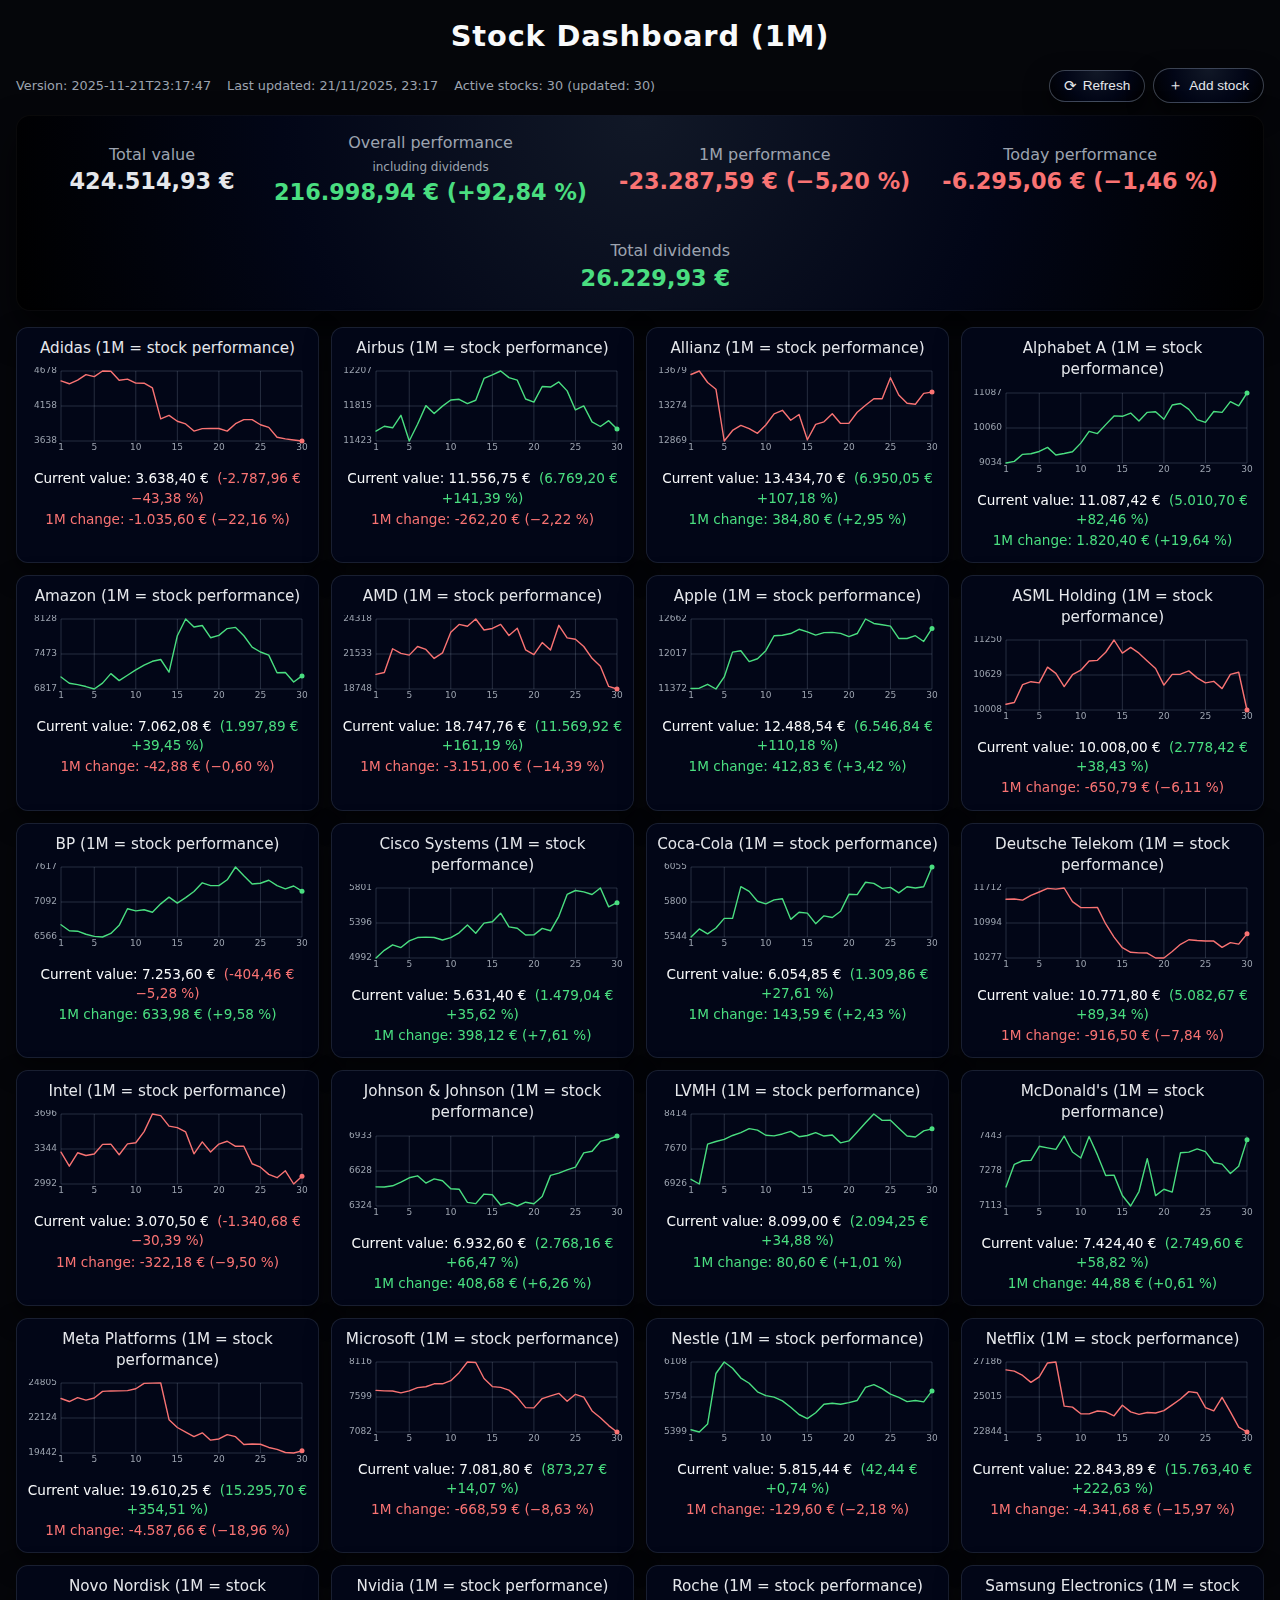
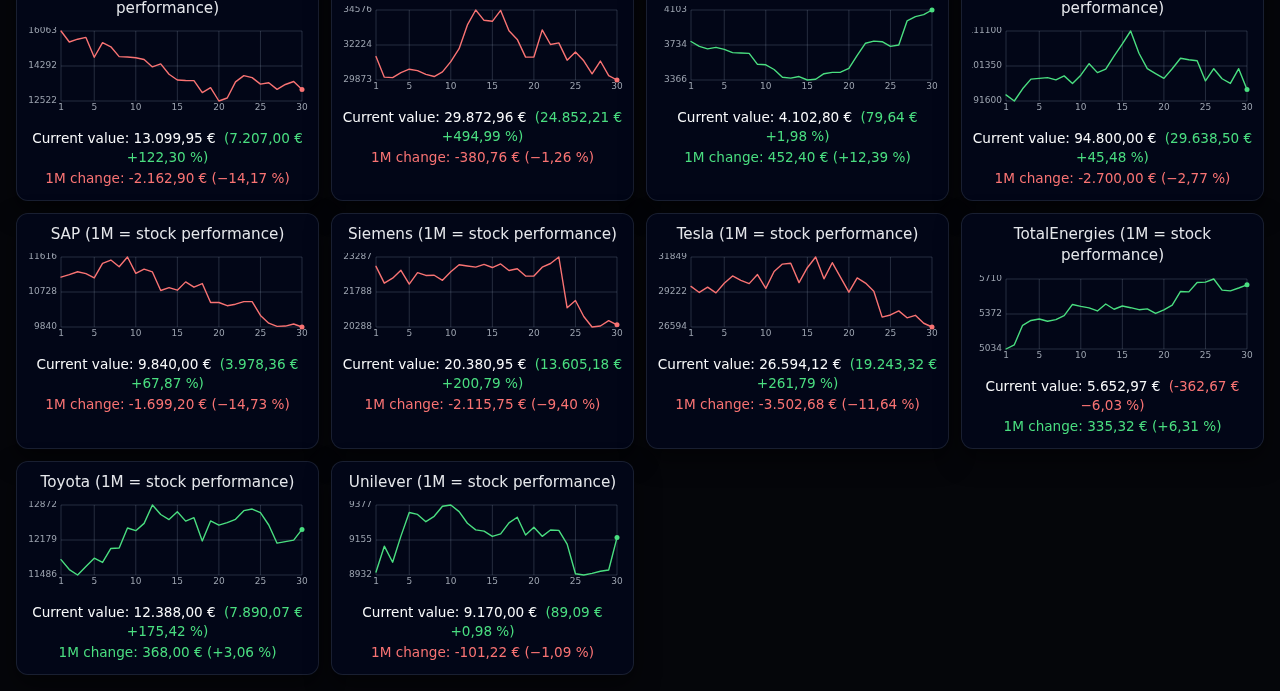
<file: git_hub_stock_dashboard/index.html>
<!DOCTYPE html>
<html lang="en">
<head>
    <meta charset="UTF-8">
    <title>Stock Dashboard (1M)</title>
    <meta name="viewport" content="width=device-width, initial-scale=1.0">
    <link rel="stylesheet" href="styles.css">
</head>
<body>
    <div class="dashboard">
        <header class="dashboard-header">
            <h1>Stock Dashboard (1M)</h1>

            <div class="dashboard-header__meta-row">
                <div id="dashboard-meta" class="dashboard-meta">
                    <!-- Filled by app.js (version, last updated, etc.) -->
                </div>
                <div class="dashboard-header__actions">
                    <button id="refresh-button" class="refresh-button" type="button">
                        <span class="refresh-button__icon">⟳</span>
                        <span class="refresh-button__label">Refresh</span>
                    </button>
                    <button id="add-stock-button" class="add-stock-button" type="button">
                        <span class="add-stock-button__icon">＋</span>
                        <span class="add-stock-button__label">Add stock</span>
                    </button>
                </div>
            </div>

            <div id="portfolio-summary" class="portfolio-summary">
                <!-- Filled by app.js -->
            </div>
        </header>

        <main class="dashboard-main">
            <section id="stocks-grid" class="stocks-grid">
                <!-- Stock cards rendered by JS -->
            </section>
        </main>
    </div>

    <!-- Modal: Add new stock -->
    <div id="add-stock-modal" class="modal modal--hidden">
        <div class="modal__backdrop"></div>
        <div class="modal__dialog">
            <div class="modal__header">
                <h2 class="modal__title">Add new stock</h2>
                <button id="add-stock-close" class="modal__close" type="button">✕</button>
            </div>
            <form id="add-stock-form" class="modal__form">
                <div class="modal__field">
                    <label for="add-yfinancename">Ticker (yfinance symbol)</label>
                    <input
                        type="text"
                        id="add-yfinancename"
                        name="yfinancename"
                        placeholder="e.g. AAPL, ALV.DE"
                        required
                    >
                </div>
                <div class="modal__field">
                    <label for="add-aktienname">Display name (optional)</label>
                    <input
                        type="text"
                        id="add-aktienname"
                        name="aktienname"
                        placeholder="e.g. Apple Inc."
                    >
                </div>
                <div class="modal__field">
                    <label for="add-kaufdatum">Buy date</label>
                    <input
                        type="date"
                        id="add-kaufdatum"
                        name="kaufdatum"
                        required
                    >
                </div>
                <div class="modal__field">
                    <label for="add-einstieg">Entry price per share</label>
                    <input
                        type="number"
                        step="0.0001"
                        min="0"
                        id="add-einstieg"
                        name="einstieg"
                        placeholder="e.g. 123.45"
                        required
                    >
                </div>
                <div class="modal__field">
                    <label for="add-anzahl">Shares</label>
                    <input
                        type="number"
                        step="1"
                        min="1"
                        id="add-anzahl"
                        name="anzahl"
                        placeholder="e.g. 10"
                        required
                    >
                </div>

                <div id="add-stock-error" class="modal__error"></div>

                <div class="modal__footer">
                    <button type="button" id="add-stock-cancel" class="modal__button modal__button--ghost">
                        Cancel
                    </button>
                    <button type="submit" id="add-stock-submit" class="modal__button modal__button--primary">
                        Create
                    </button>
                </div>
            </form>
        </div>
    </div>

    <!-- Snapshot data generated by Python -->
    <script src="dashboard_data.js"></script>
    <!-- Dashboard logic -->
    <script src="app.js"></script>
</body>
</html>
</file>
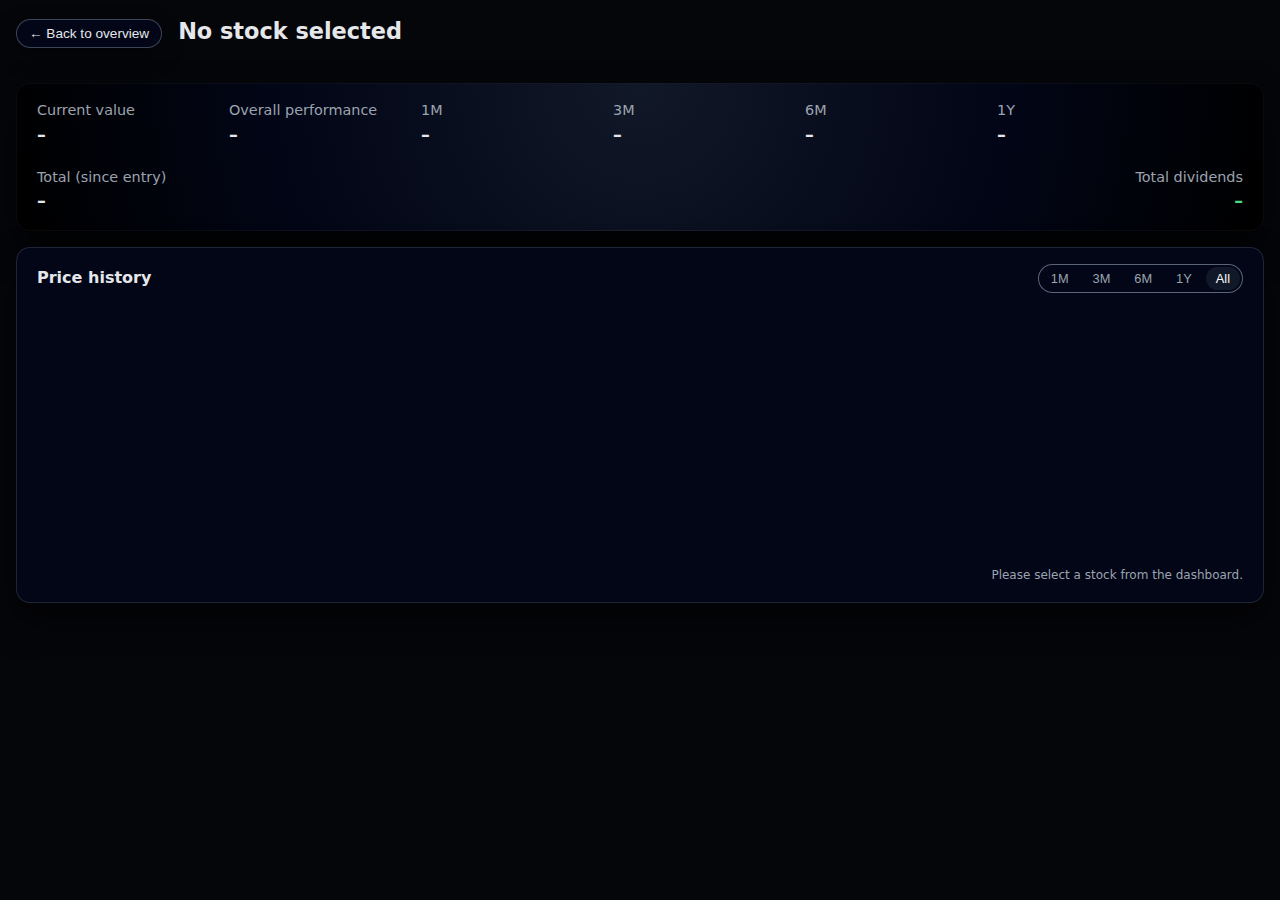
<file: git_hub_stock_dashboard/stock.html>
<!DOCTYPE html>
<html lang="en">
<head>
    <meta charset="UTF-8">
    <title>Stock detail</title>
    <meta name="viewport" content="width=device-width, initial-scale=1.0">
    <link rel="stylesheet" href="styles.css">
</head>
<body>
    <div class="dashboard stock-detail">
        <header class="stock-detail__header">
            <button
                type="button"
                class="stock-detail__back-button"
                onclick="window.location.href = 'index.html';"
            >
                ← Back to overview
            </button>
            <div class="stock-detail__title-block">
                <h1 id="stock-title" class="stock-detail__title">Stock</h1>
                <div id="stock-subtitle" class="stock-detail__subtitle">
                    <!-- symbol, shares, entry price -->
                </div>
            </div>
        </header>

        <main class="stock-detail__main">
            <section class="stock-detail__summary">
                <div class="stock-detail__summary-group">
                    <div class="stock-detail__summary-title">Current value</div>
                    <div id="detail-current-value" class="stock-detail__summary-value">–</div>
                </div>
                <div class="stock-detail__summary-group">
                    <div class="stock-detail__summary-title">Overall performance</div>
                    <div id="detail-total-performance" class="stock-detail__summary-value">–</div>
                </div>
                <div class="stock-detail__summary-group">
                    <div class="stock-detail__summary-title">1M</div>
                    <div id="detail-range-1m" class="stock-detail__summary-value">–</div>
                </div>
                <div class="stock-detail__summary-group">
                    <div class="stock-detail__summary-title">3M</div>
                    <div id="detail-range-3m" class="stock-detail__summary-value">–</div>
                </div>
                <div class="stock-detail__summary-group">
                    <div class="stock-detail__summary-title">6M</div>
                    <div id="detail-range-6m" class="stock-detail__summary-value">–</div>
                </div>
                <div class="stock-detail__summary-group">
                    <div class="stock-detail__summary-title">1Y</div>
                    <div id="detail-range-1y" class="stock-detail__summary-value">–</div>
                </div>
                <div class="stock-detail__summary-group">
                    <div class="stock-detail__summary-title">Total (since entry)</div>
                    <div id="detail-range-all" class="stock-detail__summary-value">–</div>
                </div>

                <div class="stock-detail__summary-group stock-detail__summary-group--dividends">
                    <div class="stock-detail__summary-title">Total dividends</div>
                    <div
                        id="detail-dividends-total"
                        class="stock-detail__summary-value stock-detail__summary-value--dividends"
                        title=""
                    >–</div>
                </div>
            </section>

            <section class="stock-detail__chart-section">
                <div class="stock-detail__chart-header">
                    <h2 class="stock-detail__chart-title">Price history</h2>
                    <div class="stock-detail__range-buttons">
                        <button data-range="1m" class="range-button">1M</button>
                        <button data-range="3m" class="range-button">3M</button>
                        <button data-range="6m" class="range-button">6M</button>
                        <button data-range="1y" class="range-button">1Y</button>
                        <button data-range="all" class="range-button range-button--active">All</button>
                    </div>
                </div>

                <div class="stock-detail__chart-wrapper">
                    <canvas id="detail-chart" class="stock-detail__chart"></canvas>
                </div>
                <div id="detail-chart-note" class="stock-detail__chart-note"></div>
            </section>
        </main>
    </div>

    <script src="stock.js"></script>
</body>
</html>
</file>
<file: git_hub_stock_dashboard/styles.css>
/* =========================
   Base layout – Dark mode
   ========================= */

*,
*::before,
*::after {
    box-sizing: border-box;
    margin: 0;
    padding: 0;
}

html,
body {
    height: 100%;
}

body {
    font-family: system-ui, -apple-system, BlinkMacSystemFont, "Segoe UI", sans-serif;
    background: #05060a;
    color: #e5e7eb;
    line-height: 1.4;
}

/* =========================
   Dashboard container
   ========================= */

.dashboard {
    min-height: 100vh;
    display: flex;
    flex-direction: column;
    padding: 16px;
    gap: 16px;
}

/* =========================
   Header
   ========================= */

.dashboard-header {
    display: flex;
    flex-direction: column;
    gap: 12px;
}

.dashboard-header h1 {
    text-align: center;
    font-size: 1.8rem;
    font-weight: 600;
    letter-spacing: 0.03em;
    color: #f9fafb;
}

.dashboard-header__meta-row {
    display: flex;
    justify-content: space-between;
    align-items: center;
    gap: 12px;
    flex-wrap: wrap;
}

.dashboard-meta {
    font-size: 0.8rem;
    color: #9ca3af;
    display: flex;
    flex-wrap: wrap;
    gap: 8px 16px;
}

.dashboard-header__actions {
    display: flex;
    align-items: center;
    gap: 8px;
}

/* =========================
   Header buttons
   ========================= */

.refresh-button,
.add-stock-button {
    display: inline-flex;
    align-items: center;
    gap: 6px;
    padding: 6px 14px;
    border-radius: 999px;
    border: 1px solid rgba(148, 163, 184, 0.4);
    background: radial-gradient(circle at top, #111827 0, #020617 55%, #000 100%);
    color: #e5e7eb;
    font-size: 0.85rem;
    font-weight: 500;
    cursor: pointer;
    box-shadow: 0 10px 25px rgba(0, 0, 0, 0.6);
    transition:
        transform 0.1s ease-out,
        box-shadow 0.1s ease-out,
        border-color 0.1s ease-out,
        background 0.1s ease-out,
        opacity 0.1s ease-out;
}

.refresh-button:hover:not(:disabled),
.add-stock-button:hover:not(:disabled) {
    transform: translateY(-1px);
    box-shadow: 0 16px 35px rgba(0, 0, 0, 0.8);
    border-color: rgba(249, 250, 251, 0.7);
}

.refresh-button:disabled,
.add-stock-button:disabled {
    opacity: 0.5;
    cursor: default;
}

.refresh-button__icon,
.add-stock-button__icon {
    font-size: 0.95rem;
}

/* =========================
   Portfolio summary
   ========================= */

.portfolio-summary {
    background: radial-gradient(circle at top, #111827 0, #020617 55%, #000 100%);
    border-radius: 14px;
    padding: 16px 20px;
    display: flex;
    flex-wrap: wrap;
    justify-content: center;
    align-items: center;
    gap: 32px;
    box-shadow: 0 18px 35px rgba(0, 0, 0, 0.6);
    border: 1px solid rgba(249, 250, 251, 0.04);
    text-align: center;
}

.portfolio-summary__group {
    display: flex;
    flex-direction: column;
    align-items: center;
    min-width: 180px;
}

.portfolio-summary__group--dividends {
    align-items: flex-end;
}

.portfolio-summary__title {
    font-size: 1rem;
    font-weight: 500;
    color: #9ca3af;
}

.portfolio-summary__value {
    font-size: 1.4rem;
    font-weight: 600;
    color: #e5e7eb;
}

.portfolio-summary__value--small {
    font-size: 0.9rem;
}

.portfolio-summary__value--dividends {
    color: #4ade80;
}

/* Performance colors */

.performance-positive {
    color: #4ade80;
}

.performance-negative {
    color: #f97373;
}

.performance-neutral {
    color: #e5e7eb;
}

/* =========================
   Main grid
   ========================= */

.dashboard-main {
    flex: 1;
    display: flex;
}

.stocks-grid {
    display: grid;
    grid-template-columns: repeat(6, minmax(0, 1fr));
    gap: 12px;
    width: 100%;
    align-content: flex-start;
}

/* Responsive */

@media (max-width: 2000px) {
    .stocks-grid {
        grid-template-columns: repeat(5, minmax(0, 1fr));
    }
}

@media (max-width: 1600px) {
    .stocks-grid {
        grid-template-columns: repeat(4, minmax(0, 1fr));
    }
}

@media (max-width: 1200px) {
    .stocks-grid {
        grid-template-columns: repeat(3, minmax(0, 1fr));
    }
}

@media (max-width: 900px) {
    .stocks-grid {
        grid-template-columns: repeat(2, minmax(0, 1fr));
    }
}

@media (max-width: 600px) {
    .stocks-grid {
        grid-template-columns: repeat(1, minmax(0, 1fr));
    }
}

/* =========================
   Stock card
   ========================= */

.stock-card {
    background: #020617;
    border-radius: 12px;
    padding: 10px 10px 12px;
    display: flex;
    flex-direction: column;
    align-items: stretch;
    gap: 8px;
    box-shadow: 0 10px 25px rgba(0, 0, 0, 0.5);
    border: 1px solid rgba(148, 163, 184, 0.16);
    transition: transform 0.12s ease-out, box-shadow 0.12s ease-out, border-color 0.12s ease-out;
}

.stock-card:hover {
    transform: translateY(-2px);
    box-shadow: 0 16px 35px rgba(0, 0, 0, 0.7);
    border-color: rgba(148, 163, 184, 0.4);
}

.stock-card__title {
    text-align: center;
    font-size: 0.95rem;
    font-weight: 500;
    color: #e5e7eb;
}

.stock-card__chart-wrapper {
    width: 100%;
    height: 90px;
    display: flex;
    justify-content: center;
    align-items: center;
}

.stock-card__chart {
    width: 100%;
    height: 100%;
}

.stock-card__values {
    margin-top: 4px;
    display: flex;
    flex-direction: column;
    align-items: center;
    gap: 2px;
    font-size: 0.85rem;
}

.stock-card__current {
    color: #f9fafb;
    font-weight: 500;
    text-align: center;
}

.stock-card__current span {
    margin-left: 4px;
}

.stock-card__change {
    font-weight: 500;
}

/* =========================
   Detail page (stock.html)
   ========================= */

.stock-detail {
    max-width: 1280px;
    margin: 0 auto;
}

.stock-detail__header {
    display: flex;
    align-items: center;
    gap: 16px;
}

.stock-detail__back-button {
    padding: 6px 12px;
    border-radius: 999px;
    border: 1px solid rgba(148, 163, 184, 0.4);
    background: #020617;
    color: #e5e7eb;
    font-size: 0.85rem;
    cursor: pointer;
    box-shadow: 0 8px 20px rgba(0, 0, 0, 0.5);
    transition: transform 0.1s ease-out, box-shadow 0.1s ease-out, border-color 0.1s ease-out;
}

.stock-detail__back-button:hover {
    transform: translateY(-1px);
    box-shadow: 0 12px 26px rgba(0, 0, 0, 0.7);
    border-color: rgba(249, 250, 251, 0.7);
}

.stock-detail__title-block {
    display: flex;
    flex-direction: column;
    gap: 4px;
}

.stock-detail__title {
    font-size: 1.4rem;
    font-weight: 600;
}

.stock-detail__subtitle {
    font-size: 0.85rem;
    color: #9ca3af;
    display: flex;
    flex-wrap: wrap;
    gap: 6px;
}

.stock-detail__main {
    margin-top: 16px;
    display: flex;
    flex-direction: column;
    gap: 16px;
}

.stock-detail__summary {
    background: radial-gradient(circle at top, #111827 0, #020617 55%, #000 100%);
    border-radius: 14px;
    padding: 16px 20px;
    display: flex;
    flex-wrap: wrap;
    gap: 20px 32px;
    justify-content: flex-start;
    box-shadow: 0 18px 35px rgba(0, 0, 0, 0.6);
    border: 1px solid rgba(249, 250, 251, 0.04);
}

.stock-detail__summary-group {
    min-width: 160px;
    display: flex;
    flex-direction: column;
    gap: 2px;
}

.stock-detail__summary-group--dividends {
    margin-left: auto;
    align-items: flex-end;
}

.stock-detail__summary-title {
    font-size: 0.9rem;
    color: #9ca3af;
}

.stock-detail__summary-value {
    font-size: 1.1rem;
    font-weight: 600;
}

.stock-detail__summary-value--dividends {
    color: #4ade80;
}

.stock-detail__chart-section {
    background: #020617;
    border-radius: 14px;
    padding: 16px 20px 18px;
    border: 1px solid rgba(148, 163, 184, 0.2);
    box-shadow: 0 18px 35px rgba(0, 0, 0, 0.6);
}

.stock-detail__chart-header {
    display: flex;
    justify-content: space-between;
    align-items: center;
    margin-bottom: 8px;
}

.stock-detail__chart-title {
    font-size: 1rem;
    color: #e5e7eb;
}

.stock-detail__range-buttons {
    display: inline-flex;
    gap: 4px;
    padding: 2px;
    border-radius: 999px;
    background: #020617;
    border: 1px solid rgba(148, 163, 184, 0.6);
}

.range-button {
    border: none;
    padding: 4px 10px;
    border-radius: 999px;
    background: transparent;
    color: #9ca3af;
    font-size: 0.8rem;
    cursor: pointer;
}

.range-button--active {
    background: #111827;
    color: #f9fafb;
}

.stock-detail__chart-wrapper {
    width: 100%;
    height: 260px;
    margin-top: 6px;
}

.stock-detail__chart {
    width: 100%;
    height: 100%;
}

.stock-detail__chart-note {
    margin-top: 6px;
    font-size: 0.75rem;
    color: #9ca3af;
    text-align: right;
}

/* =========================
   Modal: Add new stock
   ========================= */

/* Root container covers full screen */
.modal {
    position: fixed;
    inset: 0;
    display: flex;
    align-items: center;
    justify-content: center;
    z-index: 1000;
}

/* Hidden state */
.modal--hidden {
    display: none;
}

/* Dark overlay */
.modal__backdrop {
    position: absolute;
    inset: 0;
    background: rgba(0, 0, 0, 0.7);
}

/* Dialog card */
.modal__dialog {
    position: relative;
    z-index: 1001;
    width: 100%;
    max-width: 420px;
    background: #020617;
    border-radius: 16px;
    padding: 18px 20px 16px;
    box-shadow: 0 24px 60px rgba(0, 0, 0, 0.9);
    border: 1px solid rgba(148, 163, 184, 0.4);
}

/* Header */
.modal__header {
    display: flex;
    justify-content: space-between;
    align-items: center;
    margin-bottom: 12px;
}

.modal__title {
    font-size: 1.15rem;
    font-weight: 600;
    color: #f9fafb;
}

.modal__close {
    border: none;
    background: transparent;
    color: #9ca3af;
    font-size: 1.1rem;
    cursor: pointer;
    padding: 4px;
    border-radius: 999px;
    transition: background 0.1s ease-out, color 0.1s ease-out;
}

.modal__close:hover {
    background: #111827;
    color: #f9fafb;
}

/* Form body */
.modal__form {
    display: flex;
    flex-direction: column;
    gap: 10px;
}

.modal__field {
    display: flex;
    flex-direction: column;
    gap: 4px;
    font-size: 0.85rem;
}

.modal__field label {
    color: #9ca3af;
}

.modal__field input {
    padding: 7px 9px;
    border-radius: 8px;
    border: 1px solid rgba(148, 163, 184, 0.6);
    background: #020617;
    color: #e5e7eb;
    font-size: 0.9rem;
    outline: none;
    transition: border-color 0.1s ease-out, box-shadow 0.1s ease-out, background 0.1s ease-out;
}

.modal__field input::placeholder {
    color: #6b7280;
}

.modal__field input:focus {
    border-color: #4ade80;
    box-shadow: 0 0 0 1px rgba(74, 222, 128, 0.7);
    background: #020617;
}

/* Error text */
.modal__error {
    min-height: 18px;
    font-size: 0.8rem;
    color: #f97373;
    margin-top: 4px;
}

/* Footer buttons */
.modal__footer {
    margin-top: 6px;
    display: flex;
    justify-content: flex-end;
    gap: 8px;
}

.modal__button {
    padding: 7px 14px;
    border-radius: 999px;
    border: 1px solid transparent;
    font-size: 0.85rem;
    cursor: pointer;
    font-weight: 500;
    transition:
        transform 0.1s ease-out,
        box-shadow 0.1s ease-out,
        border-color 0.1s ease-out,
        background 0.1s ease-out,
        color 0.1s ease-out;
}

.modal__button--ghost {
    background: transparent;
    border-color: rgba(148, 163, 184, 0.6);
    color: #e5e7eb;
}

.modal__button--primary {
    background: #4ade80;
    color: #022c22;
    border-color: #4ade80;
    box-shadow: 0 10px 25px rgba(34, 197, 94, 0.35);
}

.modal__button--ghost:hover {
    background: #111827;
}

.modal__button--primary:hover {
    transform: translateY(-1px);
    box-shadow: 0 16px 35px rgba(34, 197, 94, 0.5);
}

/* =========================
   Scrollbar
   ========================= */

::-webkit-scrollbar {
    width: 8px;
}

::-webkit-scrollbar-track {
    background: #020617;
}

::-webkit-scrollbar-thumb {
    background: #111827;
    border-radius: 999px;
}

::-webkit-scrollbar-thumb:hover {
    background: #1f2937;
}
</file>
